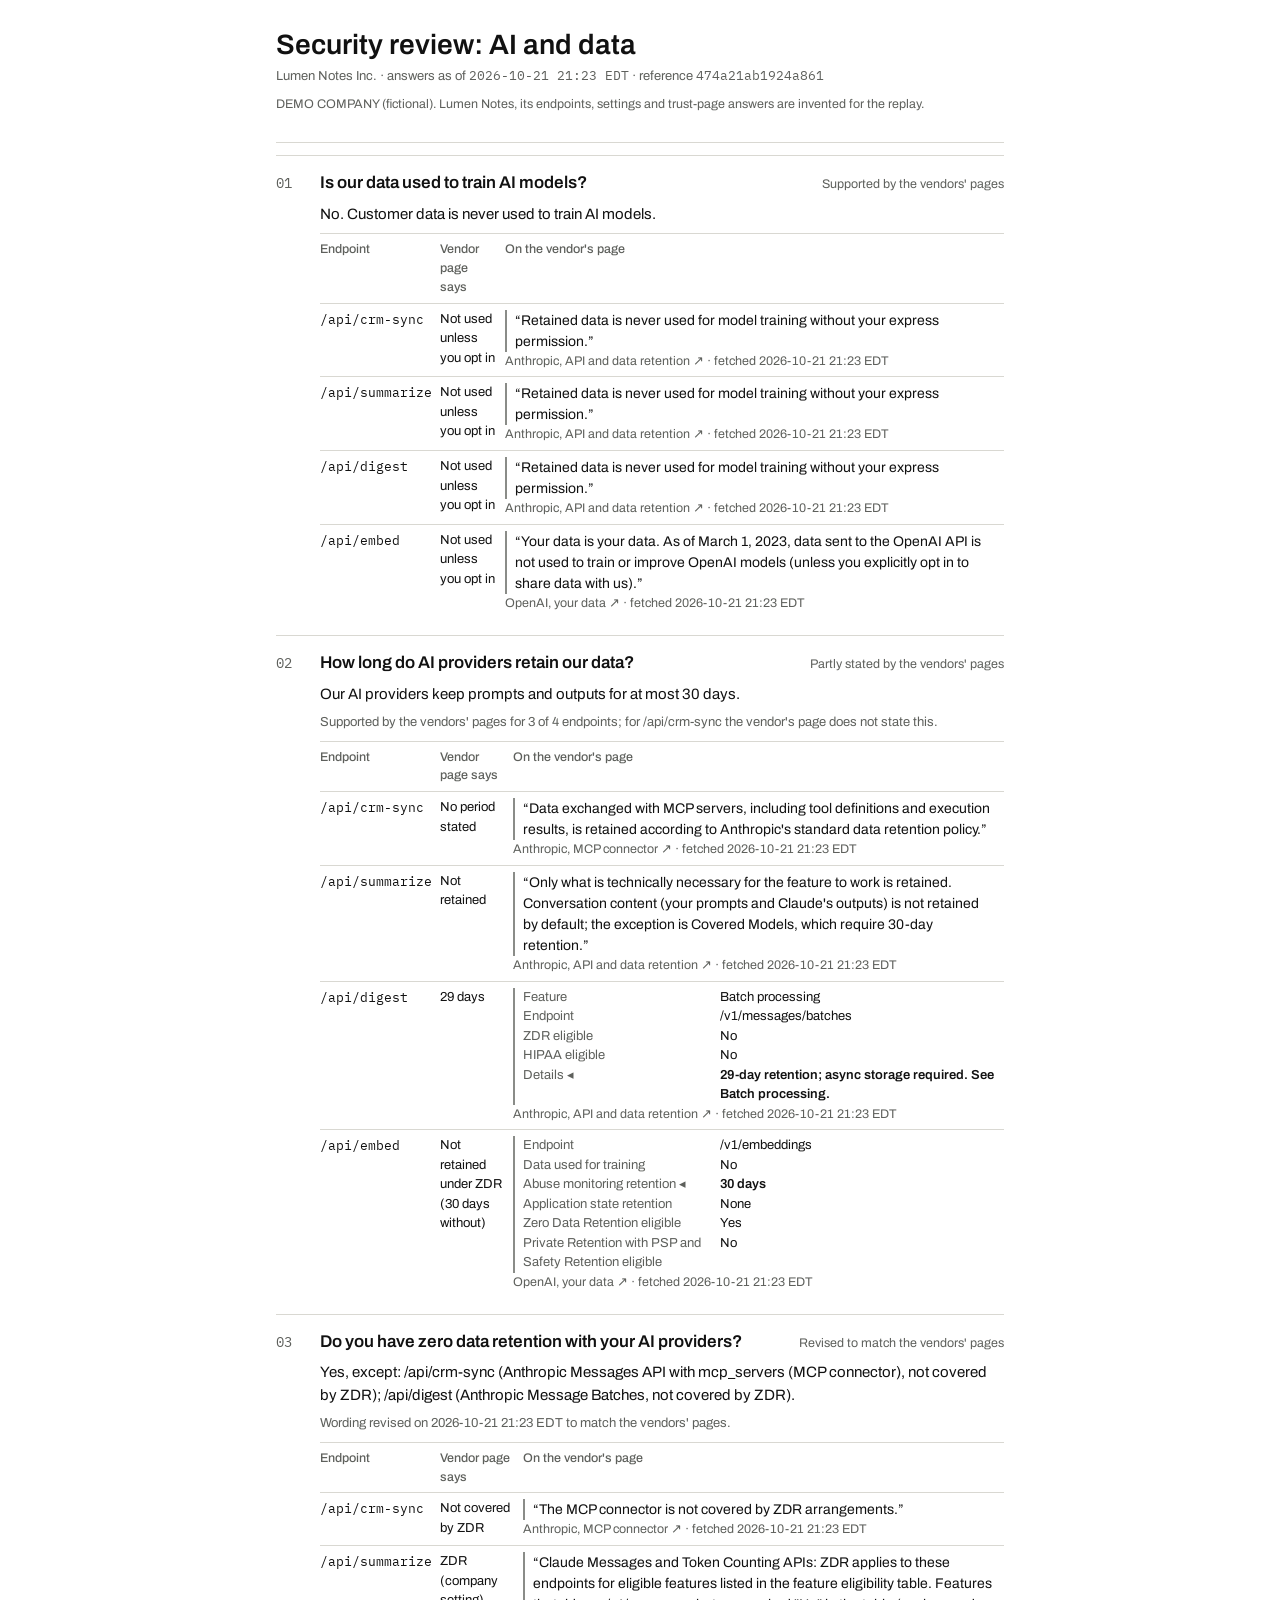
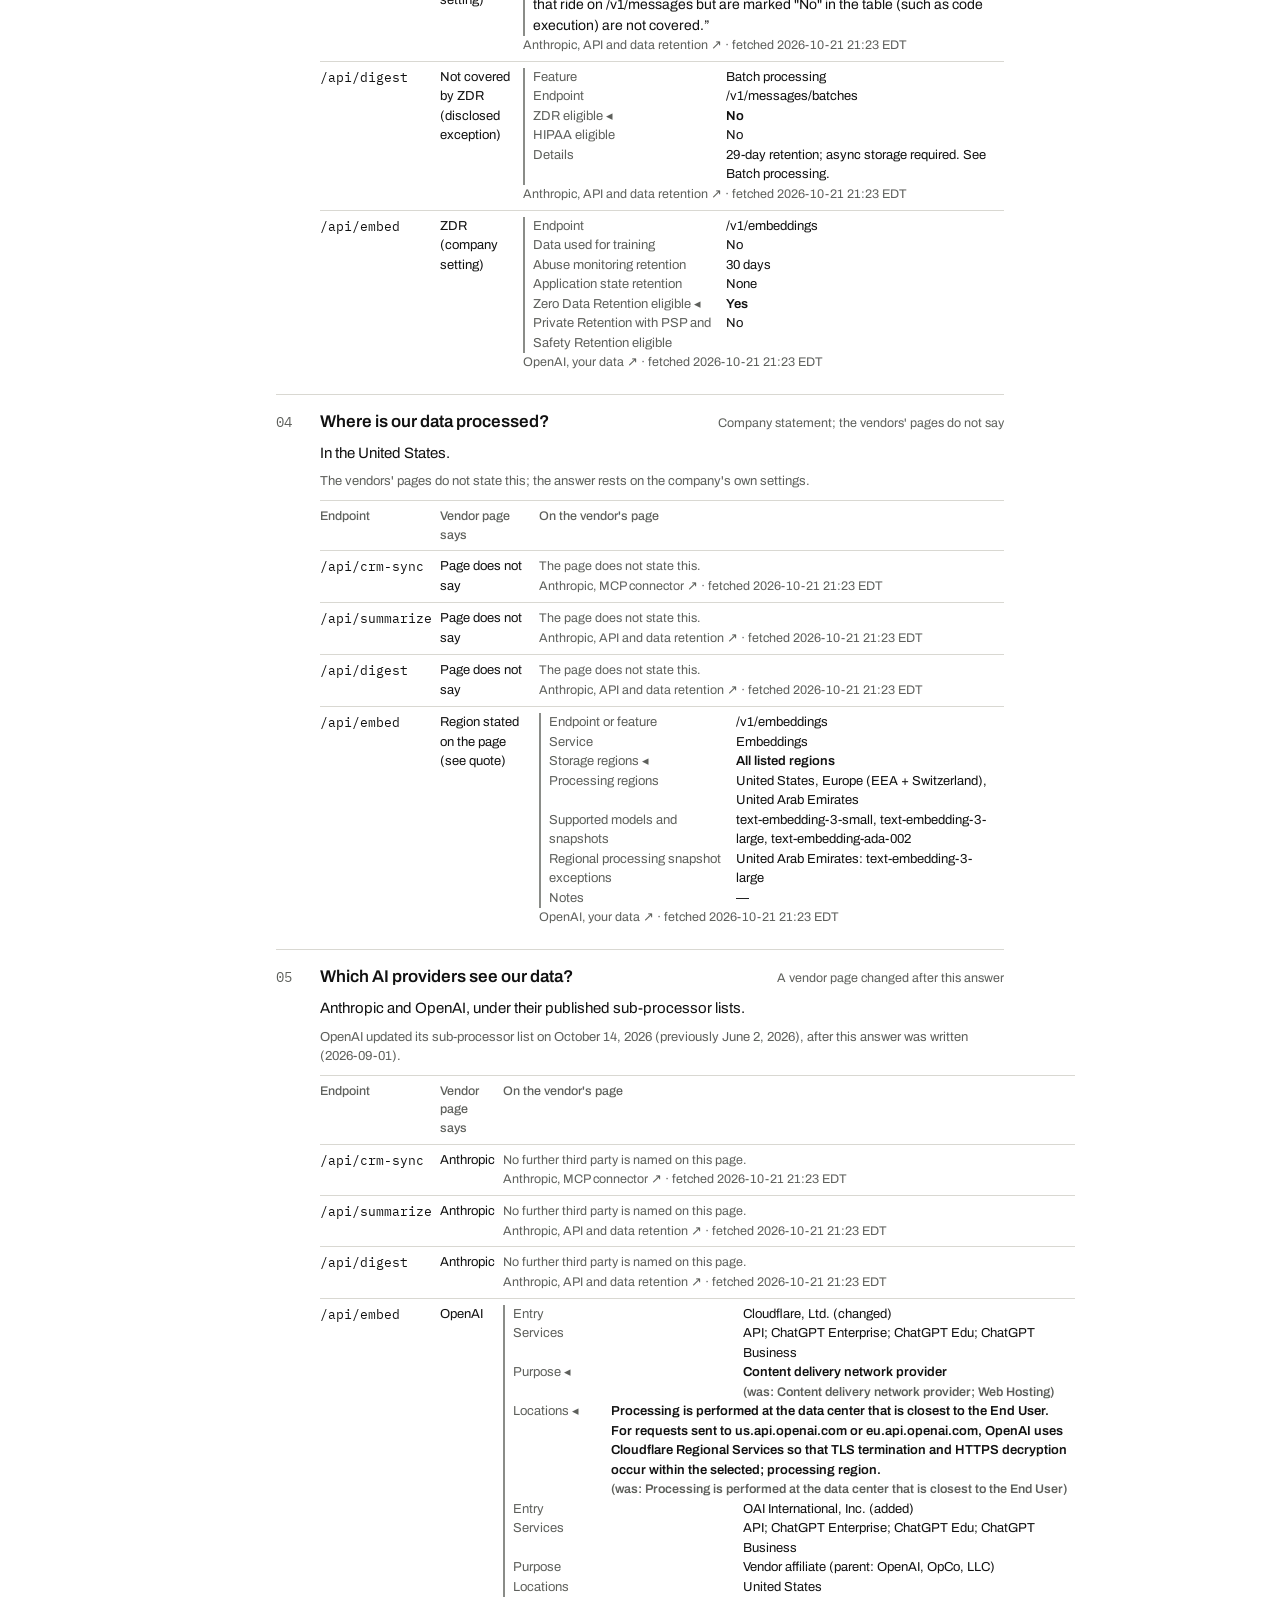
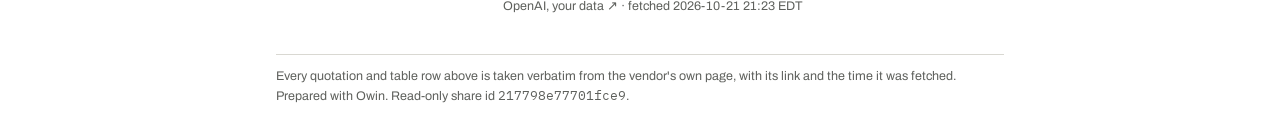
<file: examples/answer-pack/lumen-notes-print.html>
<!doctype html><html lang="en"><head><meta charset="utf-8">
<title>Lumen Notes Inc.: security review, AI and data</title>
<meta name="viewport" content="width=device-width, initial-scale=1">
<link rel="stylesheet" href="https://fonts.googleapis.com/css2?family=Archivo:wght@400;500;600&family=IBM+Plex+Mono:wght@400;500&display=swap">
<style>
@page { size: A4; margin: 16mm 14mm; }
:root { --bg:#FFFFFF; --surface:#F4F3EE; --ink:#111111; --muted:#5E605C; --line:#D9D8D2; --edge:#8A8C88; --act:#FFD21F; }
* { box-sizing: border-box; }
body { margin: 0; background: var(--bg); color: var(--ink); font: 400 14.5px/1.5 Archivo, "Helvetica Neue", Arial, sans-serif; }
main { max-width: 760px; margin: 0 auto; padding: 28px 16px; }
.mono, .num, code { font-family: "IBM Plex Mono", ui-monospace, Menlo, monospace; }
header { border-bottom: 1px solid var(--line); padding-bottom: 16px; margin-bottom: 12px; }
h1 { font: 600 28px/1.22 Archivo, "Helvetica Neue", Arial, sans-serif; margin: 0 0 4px; }
.meta { color: var(--muted); font-size: 13px; margin: 0; }
.label { color: var(--muted); font-size: 12.5px; margin-top: 8px; }
section.q { border-top: 1px solid var(--line); padding: 16px 0; break-inside: avoid; }
.qhead { display: grid; grid-template-columns: 32px 1fr auto; gap: 0 12px; align-items: baseline; }
.num { color: var(--muted); font-size: 14px; }
h2 { font: 600 17px/1.35 Archivo, "Helvetica Neue", Arial, sans-serif; margin: 0; }
.status { color: var(--muted); font-size: 12.5px; white-space: nowrap; }
.body { margin-left: 44px; }
.answer { margin: 8px 0; font-size: 15px; }
.note, .change { margin: 4px 0 6px; font-size: 13px; color: var(--muted); }
.kv { margin: 0; font-size: 13px; border-left: 2px solid var(--edge); padding-left: 8px; }
.kv div { display: grid; grid-template-columns: minmax(90px, 40%) 1fr; gap: 0 8px; }
.kv dt { color: var(--muted); font-weight: 400; }
.kv dd { margin: 0; }
.kv .hit dd { font-weight: 600; }
.kv .hit dt::after { content: " ◂"; color: var(--muted); }
table { width: 100%; border-collapse: collapse; font-size: 13px; margin-top: 8px; }
th, td { text-align: left; vertical-align: top; padding: 6px 8px 6px 0; border-top: 1px solid var(--line); }
th { color: var(--muted); font-weight: 500; font-size: 12.5px; }
td.ep { white-space: nowrap; font-family: "IBM Plex Mono", ui-monospace, Menlo, monospace; }
blockquote { margin: 0; padding-left: 8px; border-left: 2px solid var(--edge); font-size: 14px; }
.src { color: var(--muted); font-size: 12.5px; white-space: nowrap; }
.src a { color: var(--muted); text-decoration: none; }
footer { border-top: 1px solid var(--line); margin-top: 16px; padding-top: 12px; color: var(--muted); font-size: 12.5px; }
@media print { main { padding: 0; } a { color: inherit; } }
</style></head><body><main>
<header>
<h1>Security review: AI and data</h1>
<p class="meta">Lumen Notes Inc. · answers as of <span class="mono">2026-10-21 21:23 EDT</span> · reference <span class="mono">474a21ab1924a861</span></p>
<p class="label">DEMO COMPANY (fictional). Lumen Notes, its endpoints, settings and trust-page answers are invented for the replay.</p>
</header>
<section class="q"><div class="qhead"><span class="num">01</span><h2>Is our data used to train AI models?</h2><span class="status">Supported by the vendors&#x27; pages</span></div>
<div class="body">
<p class="answer">No. Customer data is never used to train AI models.</p>
<table><thead><tr><th>Endpoint</th><th>Vendor page says</th><th>On the vendor's page</th></tr></thead><tbody>
<tr><td class="ep">/api/crm-sync</td><td>Not used unless you opt in</td><td><blockquote>“Retained data is never used for model training without your express permission.”</blockquote><div class="src"><a href="https://platform.claude.com/docs/en/manage-claude/api-and-data-retention">Anthropic, API and data retention ↗</a> · fetched 2026-10-21 21:23 EDT</div></td></tr>
<tr><td class="ep">/api/summarize</td><td>Not used unless you opt in</td><td><blockquote>“Retained data is never used for model training without your express permission.”</blockquote><div class="src"><a href="https://platform.claude.com/docs/en/manage-claude/api-and-data-retention">Anthropic, API and data retention ↗</a> · fetched 2026-10-21 21:23 EDT</div></td></tr>
<tr><td class="ep">/api/digest</td><td>Not used unless you opt in</td><td><blockquote>“Retained data is never used for model training without your express permission.”</blockquote><div class="src"><a href="https://platform.claude.com/docs/en/manage-claude/api-and-data-retention">Anthropic, API and data retention ↗</a> · fetched 2026-10-21 21:23 EDT</div></td></tr>
<tr><td class="ep">/api/embed</td><td>Not used unless you opt in</td><td><blockquote>“Your data is your data. As of March 1, 2023, data sent to the OpenAI API is not used to train or improve OpenAI models (unless you explicitly opt in to share data with us).”</blockquote><div class="src"><a href="https://developers.openai.com/api/docs/guides/your-data">OpenAI, your data ↗</a> · fetched 2026-10-21 21:23 EDT</div></td></tr>
</tbody></table></div></section>
<section class="q"><div class="qhead"><span class="num">02</span><h2>How long do AI providers retain our data?</h2><span class="status">Partly stated by the vendors&#x27; pages</span></div>
<div class="body">
<p class="answer">Our AI providers keep prompts and outputs for at most 30 days.</p>
<p class="note">Supported by the vendors&#x27; pages for 3 of 4 endpoints; for /api/crm-sync the vendor&#x27;s page does not state this.</p>
<table><thead><tr><th>Endpoint</th><th>Vendor page says</th><th>On the vendor's page</th></tr></thead><tbody>
<tr><td class="ep">/api/crm-sync</td><td>No period stated</td><td><blockquote>“Data exchanged with MCP servers, including tool definitions and execution results, is retained according to Anthropic&#x27;s standard data retention policy.”</blockquote><div class="src"><a href="https://platform.claude.com/docs/en/agents-and-tools/mcp-connector">Anthropic, MCP connector ↗</a> · fetched 2026-10-21 21:23 EDT</div></td></tr>
<tr><td class="ep">/api/summarize</td><td>Not retained</td><td><blockquote>“Only what is technically necessary for the feature to work is retained. Conversation content (your prompts and Claude&#x27;s outputs) is not retained by default; the exception is Covered Models, which require 30-day retention.”</blockquote><div class="src"><a href="https://platform.claude.com/docs/en/manage-claude/api-and-data-retention">Anthropic, API and data retention ↗</a> · fetched 2026-10-21 21:23 EDT</div></td></tr>
<tr><td class="ep">/api/digest</td><td>29 days</td><td><dl class="kv"><div class=""><dt>Feature</dt><dd>Batch processing</dd></div><div class=""><dt>Endpoint</dt><dd>/v1/messages/batches</dd></div><div class=""><dt>ZDR eligible</dt><dd>No</dd></div><div class=""><dt>HIPAA eligible</dt><dd>No</dd></div><div class="hit"><dt>Details</dt><dd>29-day retention; async storage required. See Batch processing.</dd></div></dl><div class="src"><a href="https://platform.claude.com/docs/en/manage-claude/api-and-data-retention">Anthropic, API and data retention ↗</a> · fetched 2026-10-21 21:23 EDT</div></td></tr>
<tr><td class="ep">/api/embed</td><td>Not retained under ZDR (30 days without)</td><td><dl class="kv"><div class=""><dt>Endpoint</dt><dd>/v1/embeddings</dd></div><div class=""><dt>Data used for training</dt><dd>No</dd></div><div class="hit"><dt>Abuse monitoring retention</dt><dd>30 days</dd></div><div class=""><dt>Application state retention</dt><dd>None</dd></div><div class=""><dt>Zero Data Retention eligible</dt><dd>Yes</dd></div><div class=""><dt>Private Retention with PSP and Safety Retention eligible</dt><dd>No</dd></div></dl><div class="src"><a href="https://developers.openai.com/api/docs/guides/your-data">OpenAI, your data ↗</a> · fetched 2026-10-21 21:23 EDT</div></td></tr>
</tbody></table></div></section>
<section class="q"><div class="qhead"><span class="num">03</span><h2>Do you have zero data retention with your AI providers?</h2><span class="status">Revised to match the vendors&#x27; pages</span></div>
<div class="body">
<p class="answer">Yes, except: /api/crm-sync (Anthropic Messages API with mcp_servers (MCP connector), not covered by ZDR); /api/digest (Anthropic Message Batches, not covered by ZDR).</p>
<p class="note">Wording revised on 2026-10-21 21:23 EDT to match the vendors&#x27; pages.</p>
<table><thead><tr><th>Endpoint</th><th>Vendor page says</th><th>On the vendor's page</th></tr></thead><tbody>
<tr><td class="ep">/api/crm-sync</td><td>Not covered by ZDR</td><td><blockquote>“The MCP connector is not covered by ZDR arrangements.”</blockquote><div class="src"><a href="https://platform.claude.com/docs/en/agents-and-tools/mcp-connector">Anthropic, MCP connector ↗</a> · fetched 2026-10-21 21:23 EDT</div></td></tr>
<tr><td class="ep">/api/summarize</td><td>ZDR (company setting)</td><td><blockquote>“Claude Messages and Token Counting APIs: ZDR applies to these endpoints for eligible features listed in the feature eligibility table. Features that ride on /v1/messages but are marked &quot;No&quot; in the table (such as code execution) are not covered.”</blockquote><div class="src"><a href="https://platform.claude.com/docs/en/manage-claude/api-and-data-retention">Anthropic, API and data retention ↗</a> · fetched 2026-10-21 21:23 EDT</div></td></tr>
<tr><td class="ep">/api/digest</td><td>Not covered by ZDR (disclosed exception)</td><td><dl class="kv"><div class=""><dt>Feature</dt><dd>Batch processing</dd></div><div class=""><dt>Endpoint</dt><dd>/v1/messages/batches</dd></div><div class="hit"><dt>ZDR eligible</dt><dd>No</dd></div><div class=""><dt>HIPAA eligible</dt><dd>No</dd></div><div class=""><dt>Details</dt><dd>29-day retention; async storage required. See Batch processing.</dd></div></dl><div class="src"><a href="https://platform.claude.com/docs/en/manage-claude/api-and-data-retention">Anthropic, API and data retention ↗</a> · fetched 2026-10-21 21:23 EDT</div></td></tr>
<tr><td class="ep">/api/embed</td><td>ZDR (company setting)</td><td><dl class="kv"><div class=""><dt>Endpoint</dt><dd>/v1/embeddings</dd></div><div class=""><dt>Data used for training</dt><dd>No</dd></div><div class=""><dt>Abuse monitoring retention</dt><dd>30 days</dd></div><div class=""><dt>Application state retention</dt><dd>None</dd></div><div class="hit"><dt>Zero Data Retention eligible</dt><dd>Yes</dd></div><div class=""><dt>Private Retention with PSP and Safety Retention eligible</dt><dd>No</dd></div></dl><div class="src"><a href="https://developers.openai.com/api/docs/guides/your-data">OpenAI, your data ↗</a> · fetched 2026-10-21 21:23 EDT</div></td></tr>
</tbody></table></div></section>
<section class="q"><div class="qhead"><span class="num">04</span><h2>Where is our data processed?</h2><span class="status">Company statement; the vendors&#x27; pages do not say</span></div>
<div class="body">
<p class="answer">In the United States.</p>
<p class="note">The vendors&#x27; pages do not state this; the answer rests on the company&#x27;s own settings.</p>
<table><thead><tr><th>Endpoint</th><th>Vendor page says</th><th>On the vendor's page</th></tr></thead><tbody>
<tr><td class="ep">/api/crm-sync</td><td>Page does not say</td><td><span class="src">The page does not state this.</span><div class="src"><a href="https://platform.claude.com/docs/en/agents-and-tools/mcp-connector">Anthropic, MCP connector ↗</a> · fetched 2026-10-21 21:23 EDT</div></td></tr>
<tr><td class="ep">/api/summarize</td><td>Page does not say</td><td><span class="src">The page does not state this.</span><div class="src"><a href="https://platform.claude.com/docs/en/manage-claude/api-and-data-retention">Anthropic, API and data retention ↗</a> · fetched 2026-10-21 21:23 EDT</div></td></tr>
<tr><td class="ep">/api/digest</td><td>Page does not say</td><td><span class="src">The page does not state this.</span><div class="src"><a href="https://platform.claude.com/docs/en/manage-claude/api-and-data-retention">Anthropic, API and data retention ↗</a> · fetched 2026-10-21 21:23 EDT</div></td></tr>
<tr><td class="ep">/api/embed</td><td>Region stated on the page (see quote)</td><td><dl class="kv"><div class=""><dt>Endpoint or feature</dt><dd>/v1/embeddings</dd></div><div class=""><dt>Service</dt><dd>Embeddings</dd></div><div class="hit"><dt>Storage regions</dt><dd>All listed regions</dd></div><div class=""><dt>Processing regions</dt><dd>United States, Europe (EEA + Switzerland), United Arab Emirates</dd></div><div class=""><dt>Supported models and snapshots</dt><dd>text-embedding-3-small, text-embedding-3-large, text-embedding-ada-002</dd></div><div class=""><dt>Regional processing snapshot exceptions</dt><dd>United Arab Emirates: text-embedding-3-large</dd></div><div class=""><dt>Notes</dt><dd>—</dd></div></dl><div class="src"><a href="https://developers.openai.com/api/docs/guides/your-data">OpenAI, your data ↗</a> · fetched 2026-10-21 21:23 EDT</div></td></tr>
</tbody></table></div></section>
<section class="q"><div class="qhead"><span class="num">05</span><h2>Which AI providers see our data?</h2><span class="status">A vendor page changed after this answer</span></div>
<div class="body">
<p class="answer">Anthropic and OpenAI, under their published sub-processor lists.</p>
<p class="change">OpenAI updated its sub-processor list on October 14, 2026 (previously June 2, 2026), after this answer was written (2026-09-01).</p>
<table><thead><tr><th>Endpoint</th><th>Vendor page says</th><th>On the vendor's page</th></tr></thead><tbody>
<tr><td class="ep">/api/crm-sync</td><td>Anthropic</td><td><span class="src">No further third party is named on this page.</span><div class="src"><a href="https://platform.claude.com/docs/en/agents-and-tools/mcp-connector">Anthropic, MCP connector ↗</a> · fetched 2026-10-21 21:23 EDT</div></td></tr>
<tr><td class="ep">/api/summarize</td><td>Anthropic</td><td><span class="src">No further third party is named on this page.</span><div class="src"><a href="https://platform.claude.com/docs/en/manage-claude/api-and-data-retention">Anthropic, API and data retention ↗</a> · fetched 2026-10-21 21:23 EDT</div></td></tr>
<tr><td class="ep">/api/digest</td><td>Anthropic</td><td><span class="src">No further third party is named on this page.</span><div class="src"><a href="https://platform.claude.com/docs/en/manage-claude/api-and-data-retention">Anthropic, API and data retention ↗</a> · fetched 2026-10-21 21:23 EDT</div></td></tr>
<tr><td class="ep">/api/embed</td><td>OpenAI</td><td><dl class="kv"><div><dt>Entry</dt><dd>Cloudflare, Ltd. (changed)</dd></div><div class=""><dt>Services</dt><dd>API; ChatGPT Enterprise; ChatGPT Edu; ChatGPT Business</dd></div><div class="hit"><dt>Purpose</dt><dd>Content delivery network provider <span class="src">(was: Content delivery network provider; Web Hosting)</span></dd></div><div class="hit"><dt>Locations</dt><dd>Processing is performed at the data center that is closest to the End User. For requests sent to us.api.openai.com or eu.api.openai.com, OpenAI uses Cloudflare Regional Services so that TLS termination and HTTPS decryption occur within the selected; processing region. <span class="src">(was: Processing is performed at the data center that is closest to the End User)</span></dd></div></dl><dl class="kv"><div><dt>Entry</dt><dd>OAI International, Inc. (added)</dd></div><div class=""><dt>Services</dt><dd>API; ChatGPT Enterprise; ChatGPT Edu; ChatGPT Business</dd></div><div class=""><dt>Purpose</dt><dd>Vendor affiliate (parent: OpenAI, OpCo, LLC)</dd></div><div class=""><dt>Locations</dt><dd>United States</dd></div></dl><div class="src"><a href="https://developers.openai.com/api/docs/guides/your-data">OpenAI, your data ↗</a> · fetched 2026-10-21 21:23 EDT</div></td></tr>
</tbody></table></div></section>
<footer>Every quotation and table row above is taken verbatim from the vendor's own page, with its link and the time it was fetched. Prepared with Owin. Read-only share id <span class="mono">217798e77701fce9</span>.</footer>
</main></body></html>
</file>
